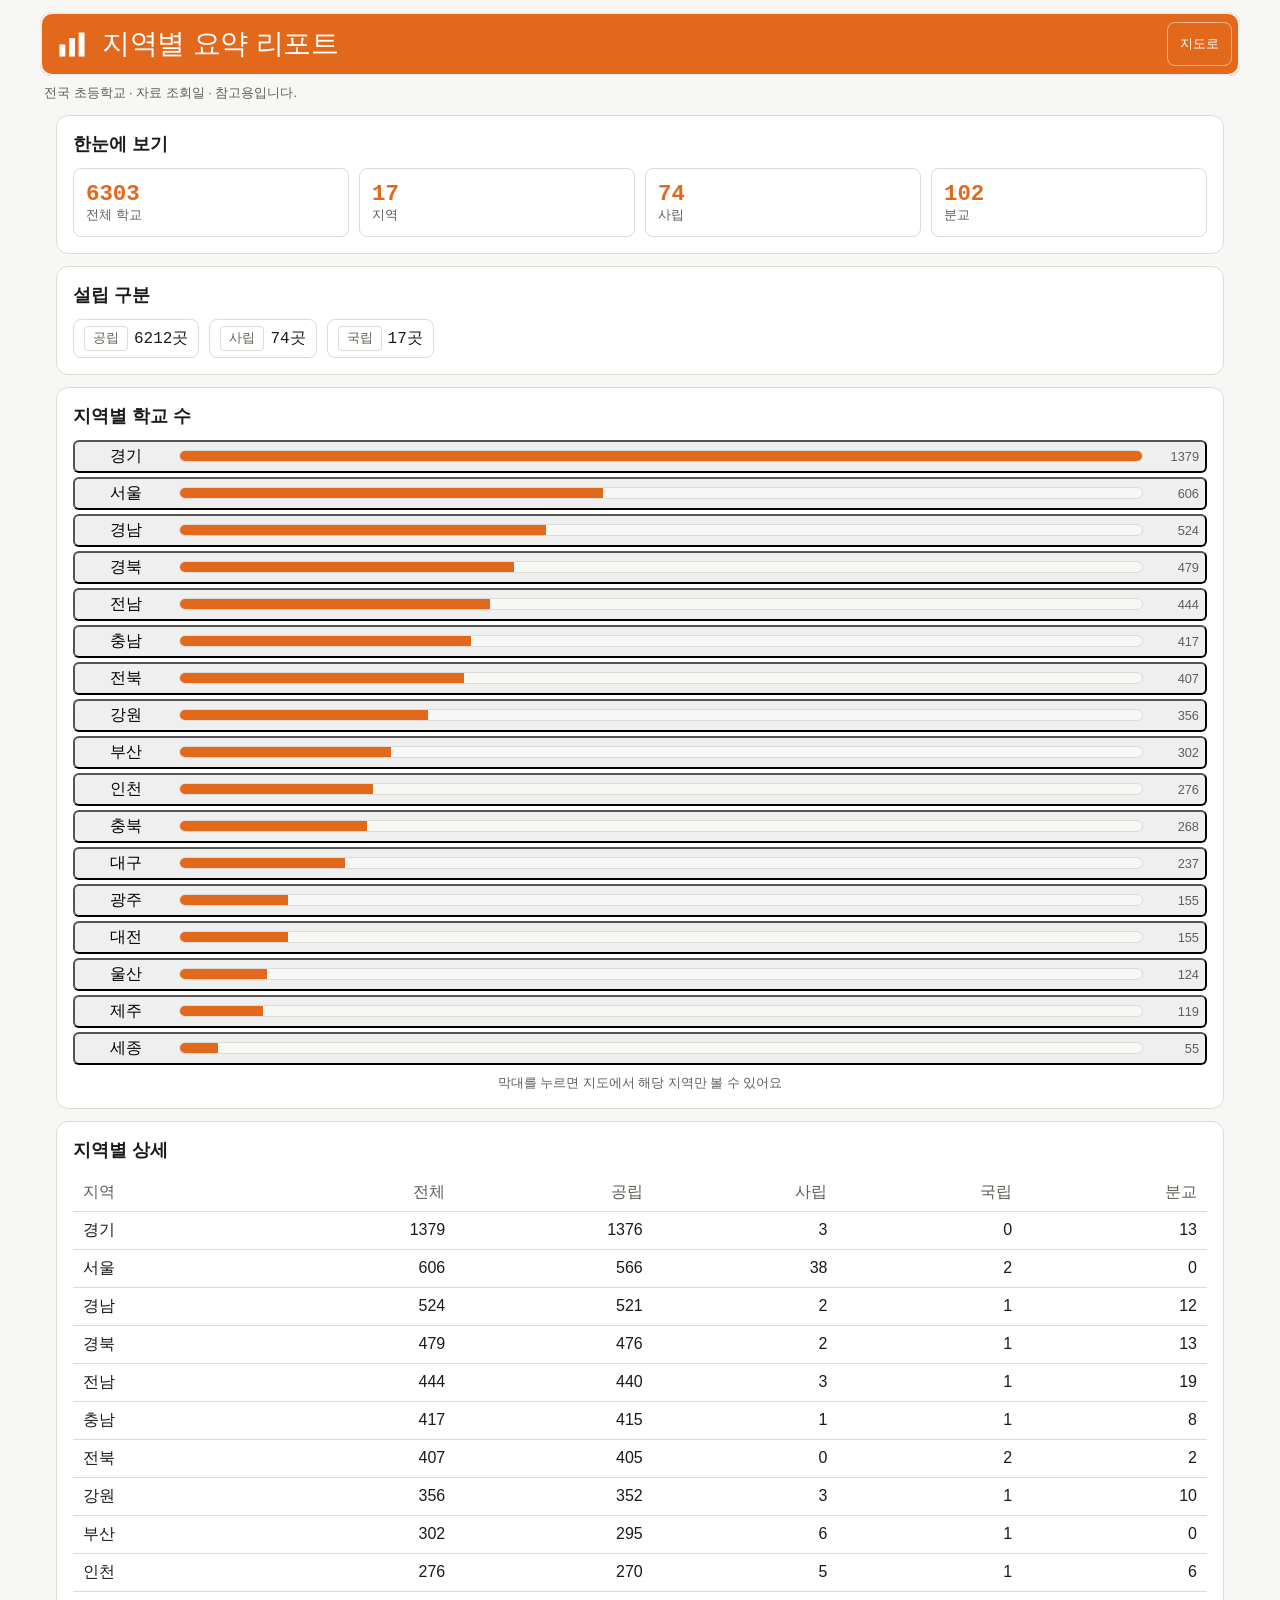
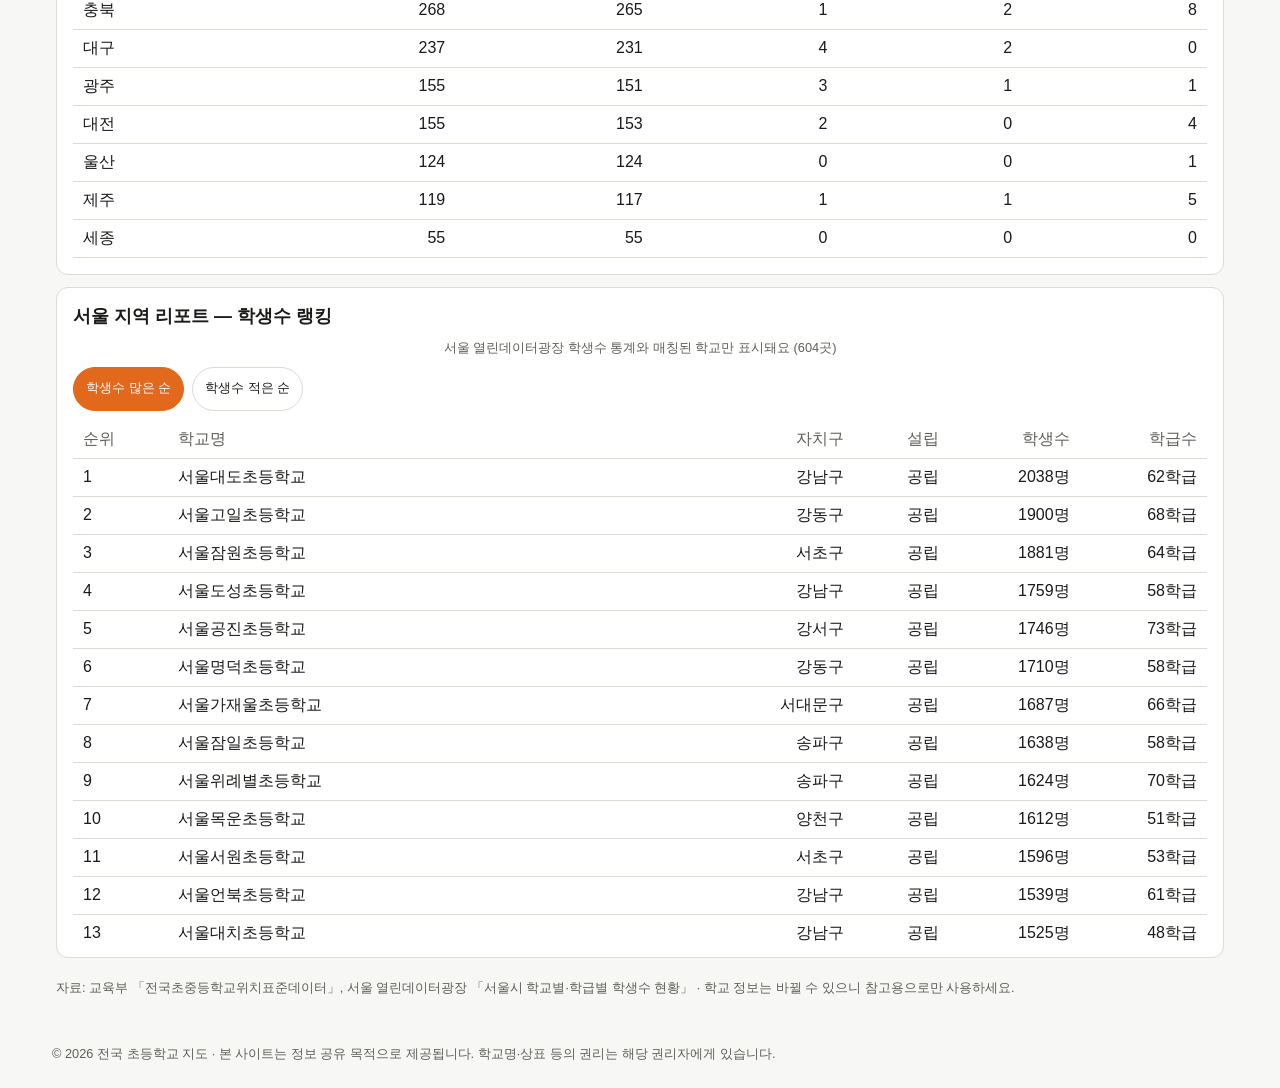
<file: report.html>
<!DOCTYPE html>
<html lang="ko">
<head>
<meta charset="UTF-8">
<meta name="viewport" content="width=device-width, initial-scale=1.0, viewport-fit=cover">
<meta http-equiv="Content-Security-Policy" content="default-src 'self'; script-src 'self'; style-src 'self' 'unsafe-inline' https://fonts.googleapis.com; font-src https://fonts.gstatic.com; img-src 'self' data:; connect-src 'self'; object-src 'none'; base-uri 'self'; form-action 'none'">
<title>지역별 요약 리포트</title>
<meta name="description" content="전국 초등학교 지역별 현황 요약 리포트">
<meta name="theme-color" content="#E2681C">
<link rel="manifest" href="manifest.json">
<link rel="icon" type="image/png" sizes="512x512" href="assets/icons/app-icon-512.png">
<link rel="apple-touch-icon" sizes="180x180" href="assets/icons/app-icon-apple-180.png">
<meta name="apple-mobile-web-app-capable" content="yes">
<meta name="apple-mobile-web-app-status-bar-style" content="default">
<meta name="apple-mobile-web-app-title" content="초등학교 지도">
<link rel="stylesheet" href="assets/css/style.css">
</head>
<body>

<header class="app-header">
  <div class="header-inner">
    <svg class="sign-mark" viewBox="0 0 24 24" aria-hidden="true" focusable="false"><rect x="2.6" y="12.4" width="4.4" height="9"/><rect x="9.8" y="7.6" width="4.4" height="13.8"/><rect x="17" y="3.4" width="4.4" height="18"/></svg>
    <div class="sign-text">
      <h1 class="app-title">지역별 요약 리포트</h1>
    </div>
    <a class="report-btn" href="index.html">지도로</a>
  </div>
  <p class="app-notice">전국 초등학교 · 자료 조회일 <span id="surveyDate"></span> · 참고용입니다.</p>
</header>

<main class="container report-page">

  <!-- 핵심 지표 -->
  <section class="panel">
    <h2 class="report-section-title">한눈에 보기</h2>
    <div class="stat-tiles" id="statTiles"></div>
  </section>

  <!-- 설립 구분 -->
  <section class="panel">
    <h2 class="report-section-title">설립 구분</h2>
    <div class="status-chips" id="kindChips"></div>
  </section>

  <!-- 지역별 학교 수 -->
  <section class="panel">
    <h2 class="report-section-title">지역별 학교 수</h2>
    <div class="district-bars" id="regionBars"></div>
    <p class="dash-hint">막대를 누르면 지도에서 해당 지역만 볼 수 있어요</p>
  </section>

  <!-- 지역별 상세 표 -->
  <section class="panel">
    <h2 class="report-section-title">지역별 상세</h2>
    <div class="table-wrap">
      <table class="report-table" id="reportTable">
        <thead>
          <tr>
            <th>지역</th><th>전체</th><th>공립</th><th>사립</th><th>국립</th><th>분교</th>
          </tr>
        </thead>
        <tbody></tbody>
      </table>
    </div>
  </section>

  <!-- 서울 지역 리포트 -->
  <section class="panel">
    <h2 class="report-section-title">서울 지역 리포트 — 학생수 랭킹</h2>
    <p class="dash-hint" style="margin:0 0 10px;">서울 열린데이터광장 학생수 통계와 매칭된 학교만 표시돼요 (<span id="seoulRankCount"></span>곳)</p>
    <div class="rank-controls">
      <button class="pill pill-sm active" id="sortDescBtn" data-order="desc">학생수 많은 순</button>
      <button class="pill pill-sm" id="sortAscBtn" data-order="asc">학생수 적은 순</button>
    </div>
    <div class="table-wrap table-scroll">
      <table class="report-table" id="seoulRankTable">
        <thead>
          <tr><th>순위</th><th style="text-align:left">학교명</th><th>자치구</th><th>설립</th><th>학생수</th><th>학급수</th></tr>
        </thead>
        <tbody></tbody>
      </table>
    </div>
  </section>

  <footer class="app-footer">
    <p>자료: 교육부 「전국초중등학교위치표준데이터」, 서울 열린데이터광장 「서울시 학교별·학급별 학생수 현황」 · 학교 정보는 바뀔 수 있으니 참고용으로만 사용하세요.</p>
  </footer>
</main>

<div class="site-notice" role="note">
  © 2026 전국 초등학교 지도 · 본 사이트는 정보 공유 목적으로 제공됩니다. 학교명·상표 등의 권리는 해당 권리자에게 있습니다.
</div>

<script src="assets/js/data.js"></script>
<script src="assets/js/report.js"></script>
</body>
</html>
</file>
<file: assets/css/style.css>
@import url('https://fonts.googleapis.com/css2?family=Do+Hyeon&family=IBM+Plex+Sans+KR:wght@400;500;600&family=JetBrains+Mono:wght@500;700&display=swap');

/* ============================================================
   공공 안내 표지 체계 — 다있맵(daitmap) 지도 PWA 공용
   면색 1개가 앱을 구분하고, 나머지는 전부 조용하게 둔다.
   그림자로 띄우지 않는다. 판은 면색과 1px 괘선으로 만든다.
   ============================================================ */

:root {
  /* 면색 — 앱마다 이 세 줄만 다르다.
     규칙 확장 — 스쿨존 계열이나 kindergarten_map 과 구분이 필요하다. */
  --sign: #E2681C;
  --sign-ink: #FFFFFF;
  --sign-wash: #FBEDE4;      /* 면색의 아주 옅은 톤 — hover/선택 바닥 */

  /* 중립 — 7개 앱 공통 */
  --bg: #F7F7F5;
  --panel: #FFFFFF;
  --ink: #1A1A18;
  --ink-muted: #5F5E58;
  --line: #DCDBD4;

  /* 정보를 나르는 색만 남긴다 */
  --free: #176B5B;
  --paid: #8A4B12;

  /* 지도 마커·범례 — 면색 계열에서 명도와 색상으로 갈라낸다.
     app.js 의 KIND_ORDER 순서와 1:1로 대응한다. 색값은 디자인 시스템이 소유한다. */
  --kind-1: #B8541A;   /* 공립 */
  --kind-2: #C9A227;   /* 사립 */
  --kind-3: #3F6B8A;   /* 국립 */

  /* 1.250 (Major Third) — 이 여섯 단계 밖의 크기를 쓰지 않는다 */
  --fs-xxl: 2.19rem;
  --fs-xl:  1.75rem;
  --fs-l:   1.40rem;
  --fs-m:   1.12rem;
  --fs-base: 1rem;
  --fs-s:   0.80rem;

  --tap: 44px;               /* 최소 터치 타깃 */
  --radius-panel: 12px;
  --radius-card: 10px;

  accent-color: var(--sign);
  caret-color: var(--sign);
  scrollbar-color: var(--line) transparent;
  color-scheme: light;
}

* { margin: 0; padding: 0; box-sizing: border-box; }

body {
  font-family: 'IBM Plex Sans KR', -apple-system, BlinkMacSystemFont, 'Segoe UI', sans-serif;
  background: var(--bg);
  color: var(--ink);
  min-height: 100vh;
  -webkit-text-size-adjust: 100%;
}

/* 우리가 그리지 않은 브라우저 표면도 디자인에 포함된다 */
::selection { background: var(--sign); color: var(--sign-ink); }
::-webkit-scrollbar { width: 10px; height: 10px; }
::-webkit-scrollbar-thumb { background: var(--line); border-radius: 999px; }
::-webkit-scrollbar-track { background: transparent; }

:where(a, button, input, select, [tabindex]):focus-visible {
  outline: 2px solid var(--sign);
  outline-offset: 2px;
  border-radius: 4px;
}

/* 수치는 표지판의 거리 표기처럼 자리를 지킨다 */
.num {
  font-family: 'JetBrains Mono', ui-monospace, monospace;
  font-variant-numeric: tabular-nums;
  font-weight: 700;
}

/* ---------- 헤더: 표지판 ---------- */
.app-header {
  padding: max(12px, env(safe-area-inset-top)) 12px 0;
}

.header-inner {
  position: relative;
  max-width: 1200px;
  margin: 0 auto;
  display: flex;
  align-items: center;
  gap: 12px;
  min-height: 52px;
  padding: 8px 56px 8px 12px;   /* 우측은 링크복사 버튼 자리 */
  background: var(--sign);
  color: var(--sign-ink);
  border-radius: var(--radius-panel);
  box-shadow: inset 0 0 0 2px rgba(255, 255, 255, .9);
}

.sign-mark {
  flex: 0 0 auto;
  width: 26px;
  height: 26px;
  fill: currentColor;
}

.sign-text { flex: 1; min-width: 0; }

.app-title {
  font-family: 'Do Hyeon', 'IBM Plex Sans KR', sans-serif;
  font-size: var(--fs-l);
  font-weight: 400;
  line-height: 1.15;
  letter-spacing: -0.01em;
  color: var(--sign-ink);
  /* 표지판은 이름을 줄이지 않는다. 좁으면 어절 단위로 두 줄이 된다. */
  word-break: keep-all;
  text-wrap: balance;
}

.sign-count {
  flex: 0 0 auto;
  display: flex;
  align-items: baseline;
  gap: 2px;
  color: var(--sign-ink);
}
.sign-count .num { font-size: var(--fs-l); }
.sign-count .unit { font-size: var(--fs-s); opacity: .8; }

.app-notice {
  max-width: 1200px;
  margin: 8px auto 0;
  padding: 0 4px;
  font-size: var(--fs-s);
  line-height: 1.45;
  color: var(--ink-muted);
}

.share-link-btn {
  position: absolute;
  top: 50%;
  right: 4px;
  transform: translateY(-50%);
  width: var(--tap);
  height: var(--tap);
  display: flex;
  align-items: center;
  justify-content: center;
  border: none;
  border-radius: 8px;
  background: transparent;
  color: var(--sign-ink);
  line-height: 1;
  cursor: pointer;
}
.share-link-btn:active { background: rgba(255, 255, 255, .16); }

.share-link-toast {
  position: absolute;
  right: 4px;
  top: calc(100% + 6px);
  z-index: 5;
  padding: 6px 12px;
  border-radius: 6px;
  background: var(--ink);
  color: #fff;
  font-size: var(--fs-s);
  font-weight: 500;
  white-space: nowrap;
}

/* ---------- 레이아웃 ---------- */
.container {
  max-width: 1200px;
  margin: 0 auto;
  padding: 12px 12px max(32px, env(safe-area-inset-bottom));
}

.panel {
  background: var(--panel);
  border: 1px solid var(--line);
  border-radius: var(--radius-panel);
  padding: 12px;
  margin-bottom: 12px;
}

.report-btn {
  position: absolute;
  top: 50%;
  right: 8px;
  transform: translateY(-50%);
  min-height: var(--tap);
  display: inline-flex;
  align-items: center;
  padding: 0 12px;
  font-size: var(--fs-s);
  text-decoration: none;
  color: var(--sign-ink);
  border: 1px solid rgba(255, 255, 255, .5);
  border-radius: 8px;
}

/* ---------- 필터 ---------- */
.filter-bar { position: sticky; top: 8px; z-index: 900; }

.filter-row {
  display: flex;
  flex-wrap: wrap;
  align-items: center;
  gap: 8px;
  margin-bottom: 8px;
}
.filter-row:last-child { margin-bottom: 0; }

.filter-label {
  width: 100%;
  font-size: var(--fs-s);
  font-weight: 500;
  color: var(--ink-muted);
}

/* 모바일에서는 검색이 한 줄을 다 쓴다. 시군구·필터는 다음 줄로 내려간다. */
.search-row { gap: 8px; }
.search-box { flex: 1 1 100%; min-width: 0; }

/* 아이콘 — 컨트롤은 전부 같은 선 굵기로 그린다.
   헤더의 표지판 픽토그램만 면으로 채운 별개 계열이다. */
.ico {
  width: 20px;
  height: 20px;
  fill: none;
  stroke: currentColor;
  stroke-width: 1.8;
  stroke-linecap: round;
  stroke-linejoin: round;
  pointer-events: none;   /* 클릭 판정이 늘 버튼에 잡히도록 */
}

/* font-size 는 16px 아래로 내리지 않는다 — iOS 가 포커스 시 페이지를 확대한다 */
.search-box input,
.district-select {
  width: 100%;
  min-height: var(--tap);
  padding: 8px 12px;
  border: 1px solid var(--line);
  border-radius: 8px;
  background: var(--panel);
  font-family: inherit;
  font-size: var(--fs-base);
  color: var(--ink);
  outline: none;
}
.search-box input::placeholder { color: var(--ink-muted); }
.search-box input:focus,
.district-select:focus { border-color: var(--sign); }

/* min-width:0 이 없으면 select 가 가장 긴 옵션 텍스트만큼 벌어져
   좁은 화면에서 옆 버튼을 다음 줄로 밀어낸다. */
.district-select { flex: 1; width: auto; min-width: 0; max-width: none; cursor: pointer; }

.filter-collapse-btn {
  flex: 0 0 var(--tap);
  width: var(--tap);
  min-height: var(--tap);
  border: 1px solid var(--line);
  border-radius: 8px;
  background: var(--panel);
  color: var(--ink-muted);
  cursor: pointer;
}
.filter-collapse-btn[aria-expanded="true"] {
  background: var(--sign);
  border-color: var(--sign);
  color: var(--sign-ink);
}
.filter-collapse-btn .ico { transition: transform .18s ease; }
.filter-collapse-btn[aria-expanded="true"] .ico { transform: rotate(180deg); }
.filter-groups[hidden] { display: none; }

.pill {
  min-height: var(--tap);
  display: inline-flex;
  align-items: center;
  padding: 0 14px;
  border: 1px solid var(--line);
  border-radius: 999px;
  background: var(--panel);
  font-family: inherit;
  font-size: var(--fs-base);
  color: var(--ink);
  cursor: pointer;
}
.pill.active {
  background: var(--sign);
  border-color: var(--sign);
  color: var(--sign-ink);
}
.pill.reset { color: var(--ink-muted); }

.result-count-row {
  display: flex;
  align-items: center;
  flex-wrap: wrap;
  gap: 8px;
  margin-top: 10px;
}
.result-count {
  margin-left: auto;
  font-size: var(--fs-s);
  color: var(--ink-muted);
}

/* 시각적으로는 작게, 히트 영역은 44px */
.view-toggle {
  display: inline-flex;
  border: 1px solid var(--line);
  border-radius: 999px;
  overflow: hidden;
  background: var(--panel);
}
.view-toggle .pill { border: none; border-radius: 0; }
.view-toggle .pill + .pill { box-shadow: inset 1px 0 0 var(--line); }
.pill-sm,
.result-count-row .pill {
  min-height: var(--tap);
  padding: 0 12px;
  font-size: var(--fs-s);
}

/* ---------- 지도 + 목록 ---------- */
.content-grid {
  display: grid;
  grid-template-columns: 1fr;
  gap: 12px;
  align-items: start;
}
.content-grid.view-map .list-pane { display: none; }
.content-grid.view-list .map-pane { display: none; }

.map-pane {
  position: relative;
  border: 1px solid var(--line);
  border-radius: var(--radius-panel);
  overflow: hidden;
  background: var(--panel);
}
#map { height: 62dvh; min-height: 320px; }

.map-legend {
  position: absolute;
  bottom: 10px;
  left: 10px;
  z-index: 800;
  display: flex;
  gap: 10px;
  align-items: center;
  flex-wrap: wrap;
  max-width: calc(100% - 20px);
  padding: 7px 10px;
  border: 1px solid var(--line);
  border-radius: 8px;
  background: rgba(255, 255, 255, .94);
  font-size: var(--fs-s);
  color: var(--ink);
}
.legend-dot {
  display: inline-block;
  width: 10px;
  height: 10px;
  border-radius: 50%;
  background: var(--sign);   /* 지도 범례는 인라인 KIND_COLOR 가 덮어쓴다 */
  border: 1.5px solid #fff;
  outline: 1px solid rgba(0, 0, 0, .18);
  vertical-align: -1px;
  margin-right: 3px;
}

/* Leaflet 팝업 */
.leaflet-popup-content-wrapper {
  border-radius: var(--radius-card);
  font-family: 'IBM Plex Sans KR', sans-serif;
}
.popup-name { font-size: var(--fs-m); font-weight: 600; color: var(--ink); margin-bottom: 3px; }
.popup-meta { font-size: var(--fs-s); color: var(--ink-muted); margin-bottom: 8px; }
.popup-btn {
  min-height: var(--tap);
  padding: 0 14px;
  border: none;
  border-radius: 8px;
  background: var(--sign);
  color: var(--sign-ink);
  font-family: inherit;
  font-size: var(--fs-s);
  cursor: pointer;
}

/* ---------- 카드 ---------- */
.card-grid {
  display: grid;
  grid-template-columns: 1fr;
  gap: 10px;
}

.facility-card {
  display: flex;
  flex-direction: column;
  background: var(--panel);
  border: 1px solid var(--line);
  border-radius: var(--radius-card);
  overflow: hidden;
  cursor: pointer;
}

.card-body {
  display: flex;
  flex-direction: column;
  gap: 7px;
  flex: 1;
  padding: 12px;
}
.card-title-row {
  display: flex;
  align-items: flex-start;
  justify-content: space-between;
  gap: 8px;
}
.card-name {
  flex: 1;
  min-width: 0;
  font-size: var(--fs-l);
  font-weight: 600;
  line-height: 1.3;
  color: var(--ink);
}

.fav-btn {
  flex: 0 0 auto;
  width: var(--tap);
  height: var(--tap);
  margin: -10px -8px -10px 0;   /* 시각 크기는 그대로, 히트 영역만 확보 */
  display: flex;
  align-items: center;
  justify-content: center;
  border: none;
  background: none;
  color: var(--ink-muted);
  cursor: pointer;
}
.fav-btn.on { color: var(--sign); }
.fav-btn.on .ico { fill: currentColor; }

.card-tags { display: flex; flex-wrap: wrap; gap: 5px; }

/* 기본 태그는 무채색. 정보를 나르는 것만 색을 갖는다. */
.tag {
  padding: 3px 8px;
  border: 1px solid var(--line);
  border-radius: 4px;
  background: var(--panel);
  font-size: var(--fs-s);
  font-weight: 500;
  color: var(--ink-muted);
  white-space: nowrap;
}
.tag.district { color: var(--ink); }
/* 부모가 스캔하는 것은 "무료"다. 무료만 면 채움, 유료는 외곽선 + 굵기.
   유료까지 채우면 면색이 카드로 새어 "면색은 표지판·활성 필터·마커에만" 규칙이 깨진다. */
.tag.free, .tag.paid { font-weight: 600; }
.tag.free { background: var(--free); border-color: var(--free); color: #fff; }
.tag.paid { border-color: var(--paid); color: var(--paid); }

.card-info {
  font-size: var(--fs-base);
  line-height: 1.5;
  color: var(--ink-muted);
}

.card-locate {
  align-self: flex-start;
  min-height: var(--tap);
  display: inline-flex;
  align-items: center;
  padding: 0 12px;
  border: 1px solid var(--line);
  border-radius: 8px;
  background: var(--panel);
  font-family: inherit;
  font-size: var(--fs-s);
  color: var(--ink);
  cursor: pointer;
}

.empty-state {
  padding: 48px 16px;
  text-align: center;
  color: var(--ink-muted);
  line-height: 1.7;
}

/* ---------- 모달: 모바일은 바텀시트 ---------- */
.modal-overlay {
  position: fixed;
  inset: 0;
  z-index: 2000;
  display: flex;
  align-items: flex-end;
  justify-content: center;
  background: rgba(26, 26, 24, .45);
}
.modal-overlay[hidden] { display: none; }

.modal-card {
  position: relative;
  width: 100%;
  max-height: 88dvh;
  overflow-y: auto;
  padding: 20px 16px max(20px, env(safe-area-inset-bottom));
  background: var(--panel);
  border-radius: 16px 16px 0 0;
  animation: sheetUp .22s cubic-bezier(.2, .7, .3, 1);
}
/* 그랩 핸들 */
.modal-card::before {
  content: "";
  display: block;
  width: 40px;
  height: 4px;
  margin: -8px auto 12px;
  border-radius: 999px;
  background: var(--line);
}
@keyframes sheetUp {
  from { transform: translateY(16px); opacity: 0; }
  to   { transform: translateY(0);    opacity: 1; }
}

.modal-close {
  position: absolute;
  top: 8px;
  right: 8px;
  width: var(--tap);
  height: var(--tap);
  border: none;
  border-radius: 8px;
  background: transparent;
  color: var(--ink-muted);
  cursor: pointer;
}

.modal-title {
  font-size: var(--fs-l);
  font-weight: 600;
  line-height: 1.3;
  margin: 0 40px 8px 0;
  color: var(--ink);
}
.modal-tags { display: flex; flex-wrap: wrap; gap: 5px; margin-bottom: 14px; }

.modal-intro {
  padding: 10px 12px;
  margin-bottom: 14px;
  border: 1px solid var(--line);
  border-radius: 8px;
  background: var(--bg);
  font-size: var(--fs-base);
  line-height: 1.6;
  color: var(--ink-muted);
}

.detail-list { display: flex; flex-direction: column; margin-bottom: 18px; }
.detail-item {
  display: grid;
  grid-template-columns: 84px 1fr;
  gap: 10px;
  padding: 9px 0;
  border-bottom: 1px solid var(--line);
  font-size: var(--fs-base);
  line-height: 1.5;
}
.detail-item:last-child { border-bottom: none; }
.detail-item .k { color: var(--ink-muted); }
.detail-item .v { color: var(--ink); word-break: break-word; }

.modal-links { display: flex; flex-wrap: wrap; gap: 8px; }
.link-btn {
  flex: 1;
  min-width: 120px;
  min-height: var(--tap);
  display: inline-flex;
  align-items: center;
  justify-content: center;
  padding: 0 16px;
  border: 1px solid var(--line);
  border-radius: 8px;
  background: var(--panel);
  font-family: inherit;
  font-size: var(--fs-base);
  color: var(--ink);
  text-decoration: none;
  cursor: pointer;
}
.link-btn.map {
  background: var(--sign);
  border-color: var(--sign);
  color: var(--sign-ink);
}

/* ---------- 푸터 ---------- */
.app-footer {
  margin-top: 20px;
  font-size: var(--fs-s);
  line-height: 1.6;
  color: var(--ink-muted);
}
.site-notice {
  max-width: 1200px;
  margin: 0 auto;
  padding: 14px 12px max(24px, env(safe-area-inset-bottom));
  font-size: var(--fs-s);
  line-height: 1.6;
  color: var(--ink-muted);
}

/* ---------- 리포트 페이지 ---------- */
.report-page .panel { padding: 16px; }
.report-section-title {
  font-size: var(--fs-m);
  font-weight: 600;
  margin-bottom: 12px;
  color: var(--ink);
}
.status-chips { display: flex; flex-wrap: wrap; gap: 10px; }
.status-chip {
  display: flex;
  align-items: center;
  gap: 6px;
  padding: 6px 10px;
  border: 1px solid var(--line);
  border-radius: 8px;
}
.status-chip .tag { font-size: var(--fs-s); }
.chip-num {
  font-family: 'JetBrains Mono', ui-monospace, monospace;
  font-variant-numeric: tabular-nums;
  font-size: var(--fs-base);
  color: var(--ink);
}
.table-wrap { overflow-x: auto; }
.report-table {
  width: 100%;
  border-collapse: collapse;
  font-size: var(--fs-base);
  font-variant-numeric: tabular-nums;
}
.report-table th {
  padding: 8px 10px;
  border-bottom: 1px solid var(--line);
  color: var(--ink-muted);
  font-weight: 500;
  text-align: left;
}
.report-table td {
  padding: 8px 10px;
  border-bottom: 1px solid var(--line);
  color: var(--ink);
}
.report-table td:not(:first-child),
.report-table th:not(:first-child) { text-align: right; }
.report-table tr:hover td { background: var(--sign-wash); }
.report-table .legend-dot { margin-right: 6px; }

.stat-tiles {
  display: grid;
  grid-template-columns: repeat(auto-fit, minmax(130px, 1fr));
  gap: 10px;
}
.stat-tile {
  padding: 12px;
  border: 1px solid var(--line);
  border-radius: 8px;
}
.stat-tile .num {
  display: block;
  font-size: var(--fs-l);
  color: var(--sign);
}
.stat-tile .lbl { font-size: var(--fs-s); color: var(--ink-muted); }

.district-bars { display: flex; flex-direction: column; gap: 4px; }
.dbar {
  display: grid;
  grid-template-columns: 90px 1fr 48px;
  gap: 8px;
  align-items: center;
  padding: 4px 6px;
  border-radius: 6px;
  font-size: var(--fs-base);
}
.dbar:hover, .dbar.active { background: var(--sign-wash); }
.dbar .track {
  display: block;
  height: 12px;
  border-radius: 999px;
  background: var(--bg);
  border: 1px solid var(--line);
  overflow: hidden;
}
.dbar .fill { display: block; height: 100%; background: var(--sign); }
.dbar .cnt {
  text-align: right;
  font-variant-numeric: tabular-nums;
  color: var(--ink-muted);
  font-size: var(--fs-s);
}
.dash-hint {
  margin-top: 10px;
  text-align: center;
  font-size: var(--fs-s);
  color: var(--ink-muted);
}

/* ---------- 독도 ----------
   배경 지도의 표기에 기대지 않고 늘 같은 자리에 이름을 둔다. */
.dokdo-label {
  background: transparent;
  border: none;
  box-shadow: none;
  padding: 0;
  color: #2f2e2b;
  font-size: 11.5px;
  font-weight: 700;
  white-space: nowrap;
  text-shadow: 0 0 3px #fff, 0 0 3px #fff, 0 0 3px #fff;
}
.dokdo-label.leaflet-tooltip-right::before,
.dokdo-label.leaflet-tooltip-left::before { display: none; }

/* ============================================================
   ≥640px
   ============================================================ */
@media (min-width: 640px) {
  .search-box { flex: 1 1 220px; }
  .district-select { flex: 0 1 240px; }
  .app-header { padding-left: 16px; padding-right: 16px; }
  .container { padding-left: 16px; padding-right: 16px; }
  .header-inner {
    min-height: 64px;
    padding: 10px 60px 10px 16px;
    gap: 14px;
  }
  .sign-mark { width: 32px; height: 32px; }
  .app-title { font-size: var(--fs-xl); }
  .sign-count .num { font-size: var(--fs-xl); }
  .panel { padding: 14px; }
  .card-grid { grid-template-columns: repeat(auto-fill, minmax(240px, 1fr)); gap: 12px; }
  .district-select { max-width: 240px; }

  /* 데스크톱 폭에서는 가운데 카드 모달로 되돌린다 */
  .modal-overlay { align-items: center; padding: 24px; }
  .modal-card {
    max-width: 520px;
    max-height: 85dvh;
    padding: 24px;
    border-radius: var(--radius-panel);
  }
  .modal-card::before { display: none; }
  .modal-close { top: 12px; right: 12px; }
  .modal-links .link-btn { flex: 0 1 auto; }
}

/* ============================================================
   ≥901px — 지도와 목록을 나란히
   ============================================================ */
@media (min-width: 901px) {
  .content-grid { grid-template-columns: 55% 1fr; gap: 16px; }
  .content-grid.view-map .list-pane,
  .content-grid.view-list .map-pane { display: block; }
  .map-pane { position: sticky; top: 16px; }
  #map { height: calc(100dvh - 140px); min-height: 420px; }
  .view-toggle { display: none; }
  .filter-label { width: auto; min-width: 56px; }
  .search-row { flex-wrap: wrap; }
}

/* 포인터가 있는 기기에서만 hover 를 준다 — 터치에서는 탭 뒤 상태가 고착된다 */
@media (hover: hover) {
  .facility-card:hover { border-color: var(--sign); background: var(--sign-wash); }
  .pill:not(.active):hover { border-color: var(--sign); }
  .card-locate:hover,
  .link-btn:hover,
  .filter-collapse-btn:hover { border-color: var(--sign); }
  .search-box input:hover,
  .district-select:hover { border-color: var(--ink-muted); }
}

/* 모션을 줄이려는 사용자에게도 "상태"는 보여야 한다.
   transition-duration 만 0 에 가깝게 낮추면 transition-property 가 all 인 채로 남아
   배경·테두리·transform 같은 상태 변화가 시작값에 고정돼 아예 렌더되지 않는다.
   전환 자체를 끄는 것이 맞다. */
@media (prefers-reduced-motion: reduce) {
  *, *::before, *::after {
    animation-duration: 1ms !important;
    animation-iteration-count: 1 !important;
    transition: none !important;
    scroll-behavior: auto !important;
  }
}

/* ---------- elementary_school_map 고유 ---------- */
.rank-controls { display: flex; flex-wrap: wrap; gap: 8px; margin-bottom: 10px; }
.table-scroll { max-height: 520px; overflow-y: auto; }
.report-table thead th {
  position: sticky;
  top: 0;
  z-index: 1;
  background: var(--panel);
}
.report-table { min-width: 560px; }

/* ---------- 내 주변 (geo.js) ---------- */
/* 위치를 묻는 동안 — 브라우저 팝업이 떠 있는 시간이라 몇 초씩 걸린다.
   버튼이 눌리지 않는 이유를 색으로 알린다. */
.nearby-btn:disabled { opacity: .55; cursor: default; }

/* 거리는 내 주변 모드에서만 붙고, 그 화면에서 가장 먼저 읽는 값이다.
   면 채움은 무료 태그의 몫이므로 여기서는 옅은 톤으로 둔다. */
.tag.dist {
  border-color: var(--sign);
  background: var(--sign-wash);
  color: var(--sign);
  font-family: 'JetBrains Mono', ui-monospace, monospace;
  font-variant-numeric: tabular-nums;
  font-weight: 700;
}

/* 지도 위에 띄우지 않는다 — 모바일 기본이 목록 뷰라, 거기서 권한 안내를
   못 보면 사용자는 버튼이 고장 난 줄 안다. */
.nearby-notice {
  margin-top: 8px;
  font-size: var(--fs-s);
  line-height: 1.5;
  color: var(--ink-muted);
}
.nearby-notice[hidden] { display: none; }
</file>
